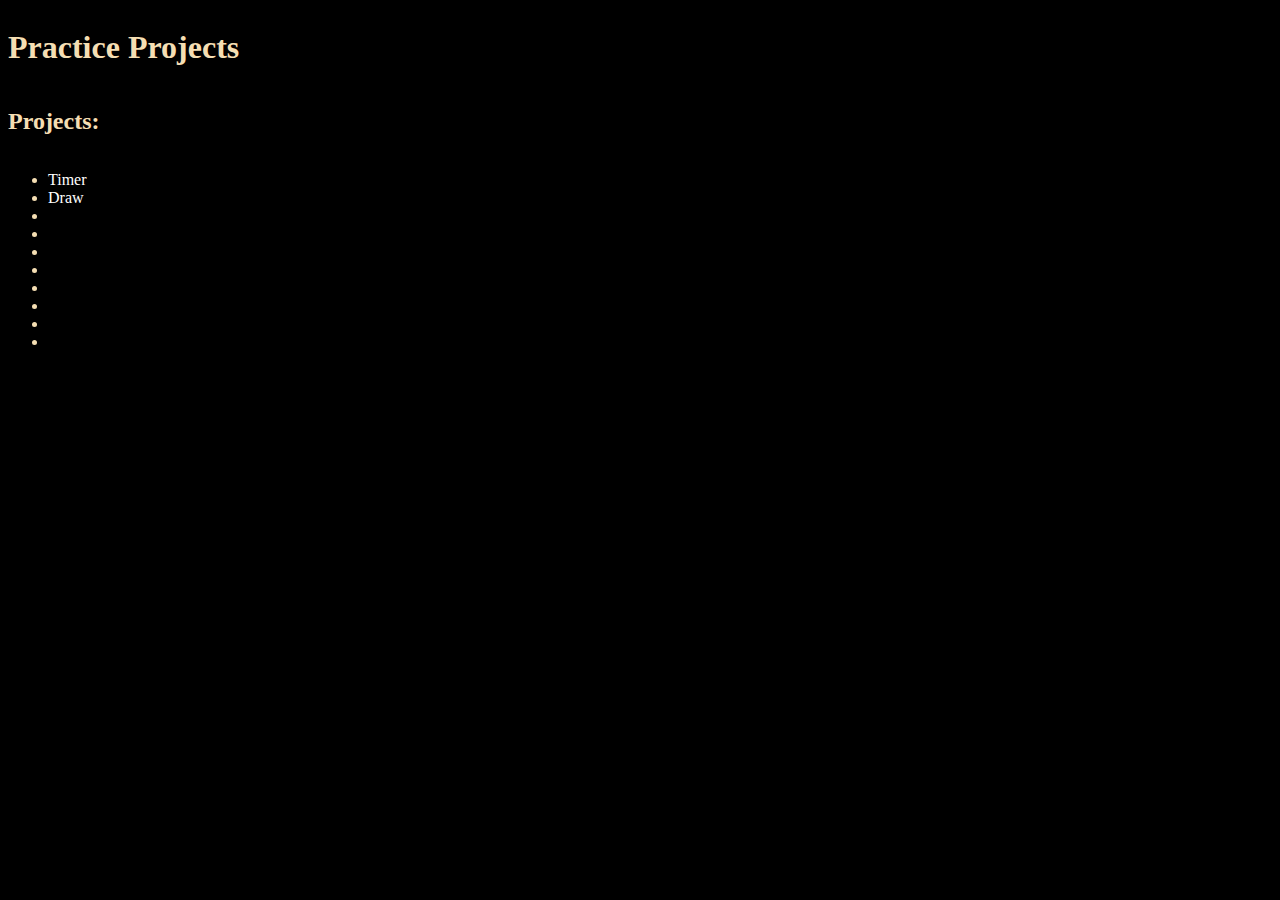
<file: index.html>
<!DOCTYPE html>
<html lang="en">
  <head>
    <meta charset="UTF-8" />
    <meta http-equiv="X-UA-Compatible" content="IE=edge" />
    <meta name="viewport" content="width=device-width, initial-scale=1.0" />
    <link rel="stylesheet" href="style.css" />
    <title>Practice Projects</title>
  </head>
  <body>
    <h1>Practice Projects</h1>

    <h2>Projects:</h2>
    <ul>
      <li>
        <a href="#" target="_blank">Timer</a>
      </li>
      <li>
        <a href="#" target="_blank">Draw</a>
      </li>
      <li>
        <a href="#" target="_blank"></a>
      </li>
      <li>
        <a href="#" target="_blank"></a>
      </li>
      <li>
        <a href="#" target="_blank"></a>
      </li>
      <li>
        <a href="#" target="_blank"></a>
      </li>
      <li>
        <a href="#" target="_blank"></a>
      </li>
      <li>
        <a href="#" target="_blank"></a>
      </li>
      <li>
        <a href="#" target="_blank"></a>
      </li>
      <li>
        <a href="#" target="_blank"></a>
      </li>
    </ul>
  </body>
</html>
</file>
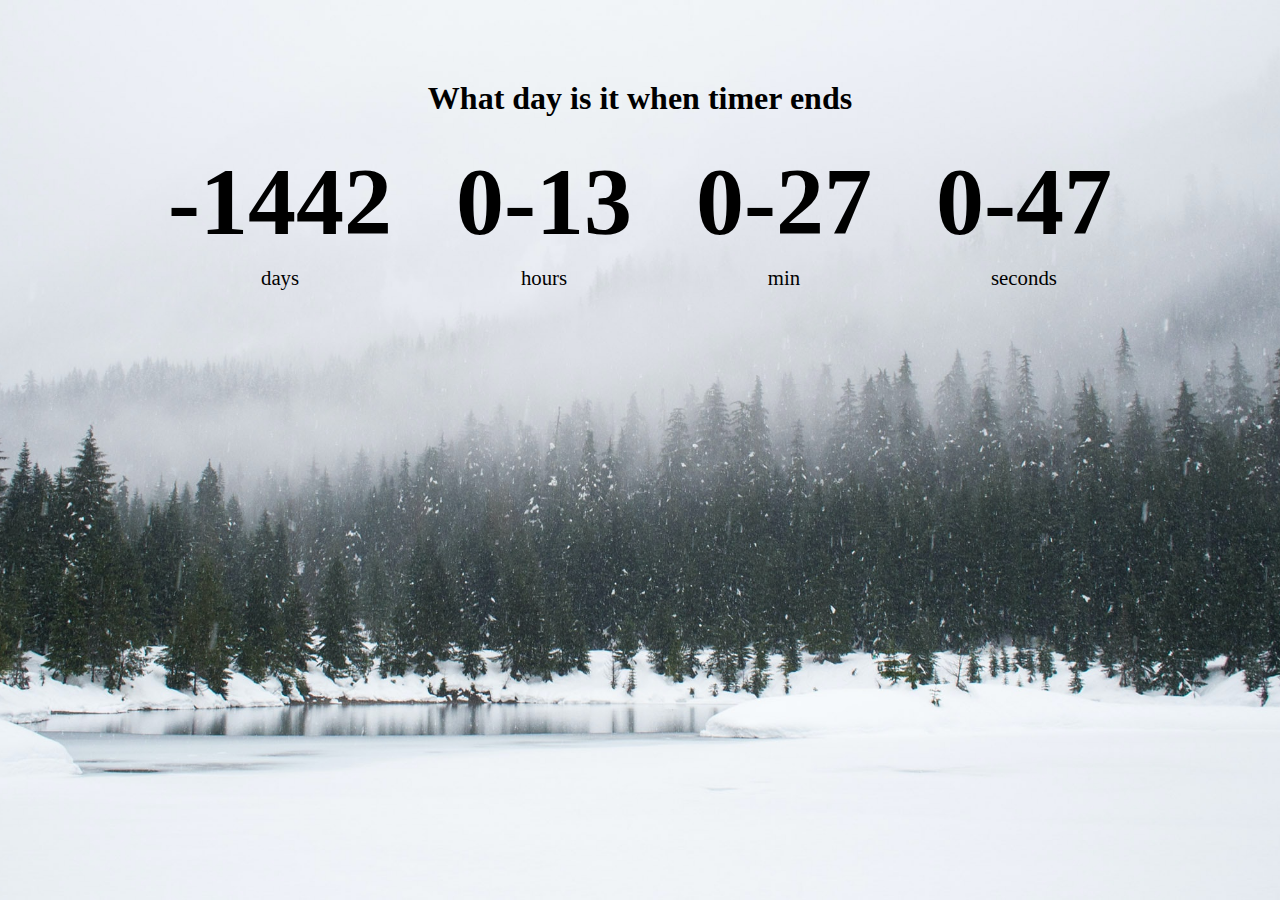
<file: timer/index.html>
<!DOCTYPE html>
<html lang="en">
  <head>
    <meta charset="UTF-8" />
    <meta http-equiv="X-UA-Compatible" content="IE=edge" />
    <meta name="viewport" content="width=device-width, initial-scale=1.0" />
    <link rel="stylesheet" href="./style.css" />
    <title>Timer</title>
  </head>
  <body>
    <h1>What day is it when timer ends</h1>
    <div class="countdown-container">
      <div class="countdown-el days-c">
        <p class="big-text" id="days">0</p>
        <span>days</span>
      </div>
      <div class="countdown-el hours-c">
        <p class="big-text" id="hours">0</p>
        <span>hours</span>
      </div>
      <div class="countdown-el mins-c">
        <p class="big-text" id="mins">0</p>
        <span>min</span>
      </div>
      <div class="countdown-el seconds-c">
        <p class="big-text" id="seconds">0</p>
        <span>seconds</span>
      </div>
    </div>
  </body>
  <script src="./script.js"></script>
</html>
</file>
<file: style.css>
* {
    /* padding: 0;
    margin: 0; */
    box-sizing: border-box;
}

body {
    background-color: black;
    display: flex;
    flex-direction: column;
    justify-content: center;
    color: wheat;
}

li a {
    text-decoration: none;
    color: white;
}
</file>
<file: timer/style.css>
*{
    box-sizing: border-box;
}

body{
    background-image: url("./winter.jpg");
    background-size: cover;
    background-position: center center;
    display: flex;
    flex-direction: column;
    align-items: center;
    min-height: 100vh;
    margin: 0;
}
h1{
    font-size: 2rem;
    margin-top: 5rem;
}
.countdown-container{
    display: flex;
    flex-wrap: wrap;
    justify-content: center;
}
.big-text{
    font-weight: bold;
    font-size: 6rem;
    line-height: 1;
    margin: 1rem 2rem;
}
.countdown-el{
    text-align: center;
}
.countdown-el span{
    font-size: 1.3rem;
}
</file>
